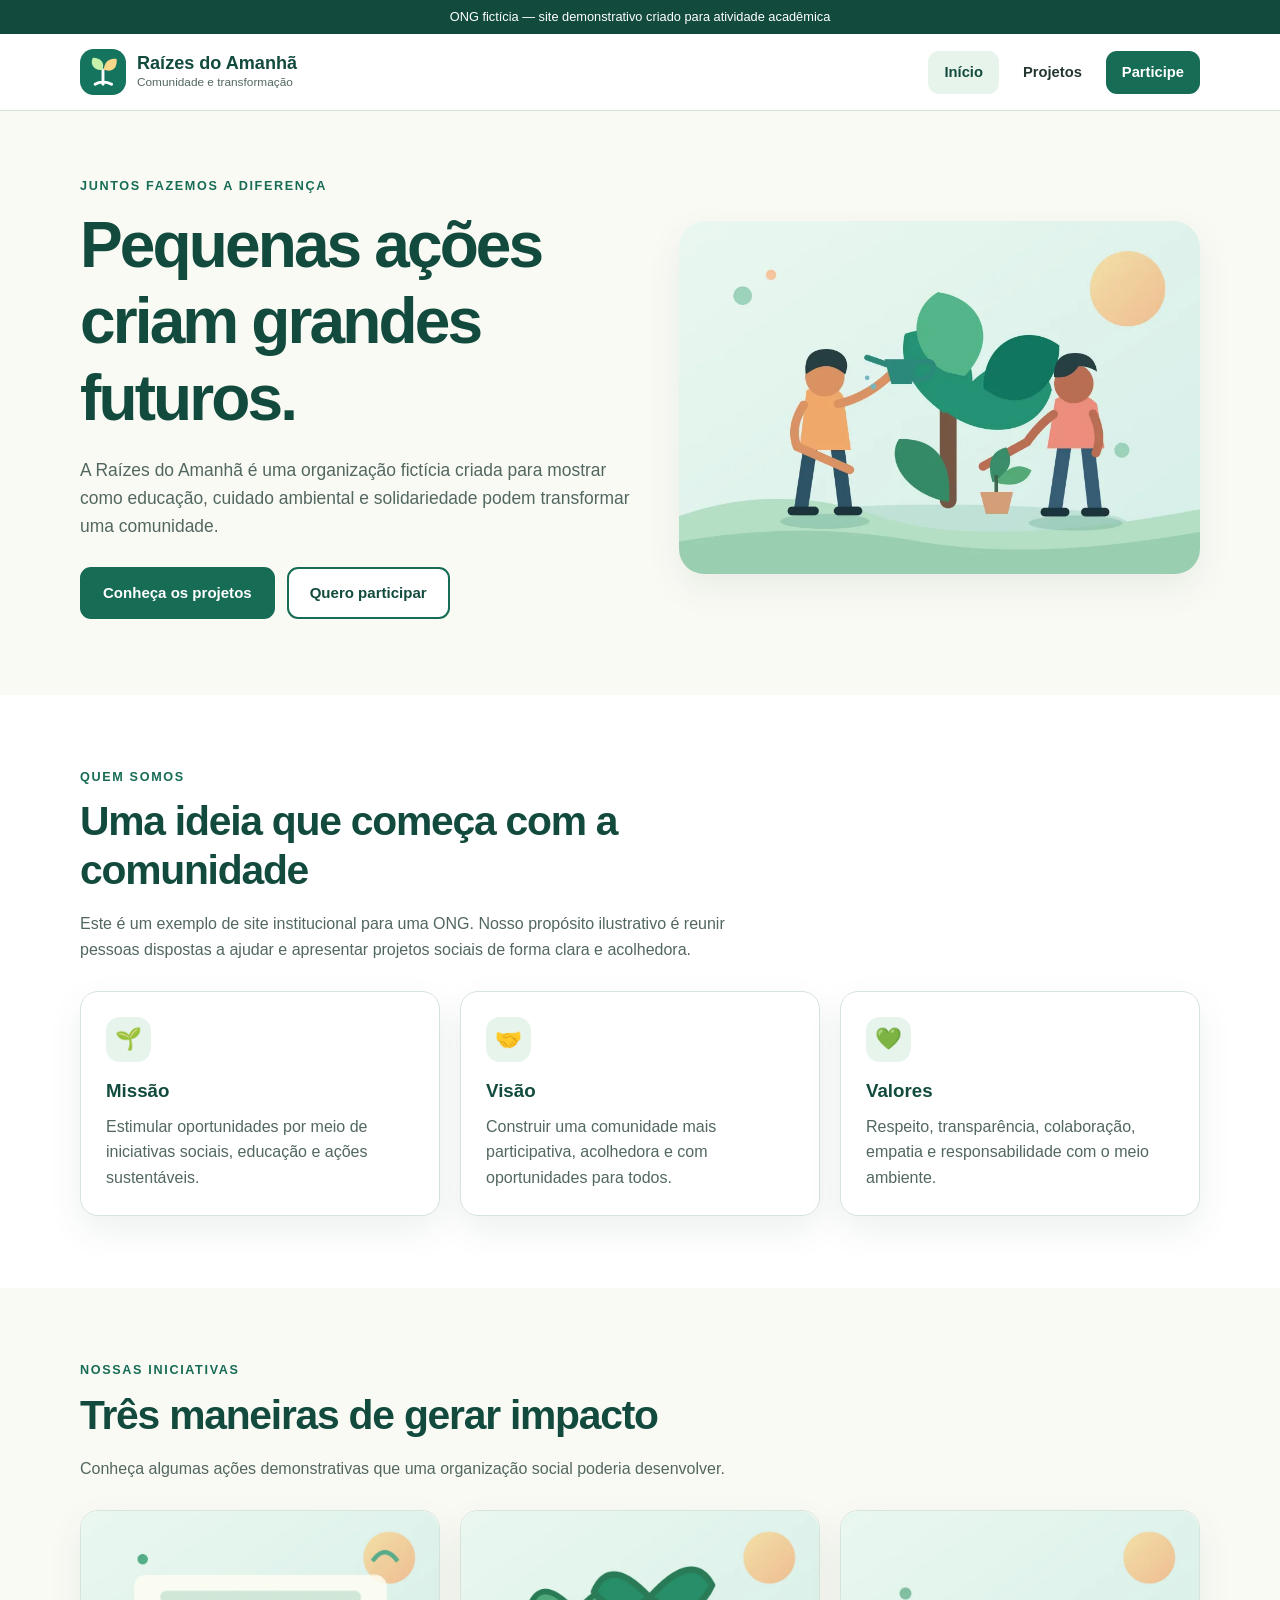
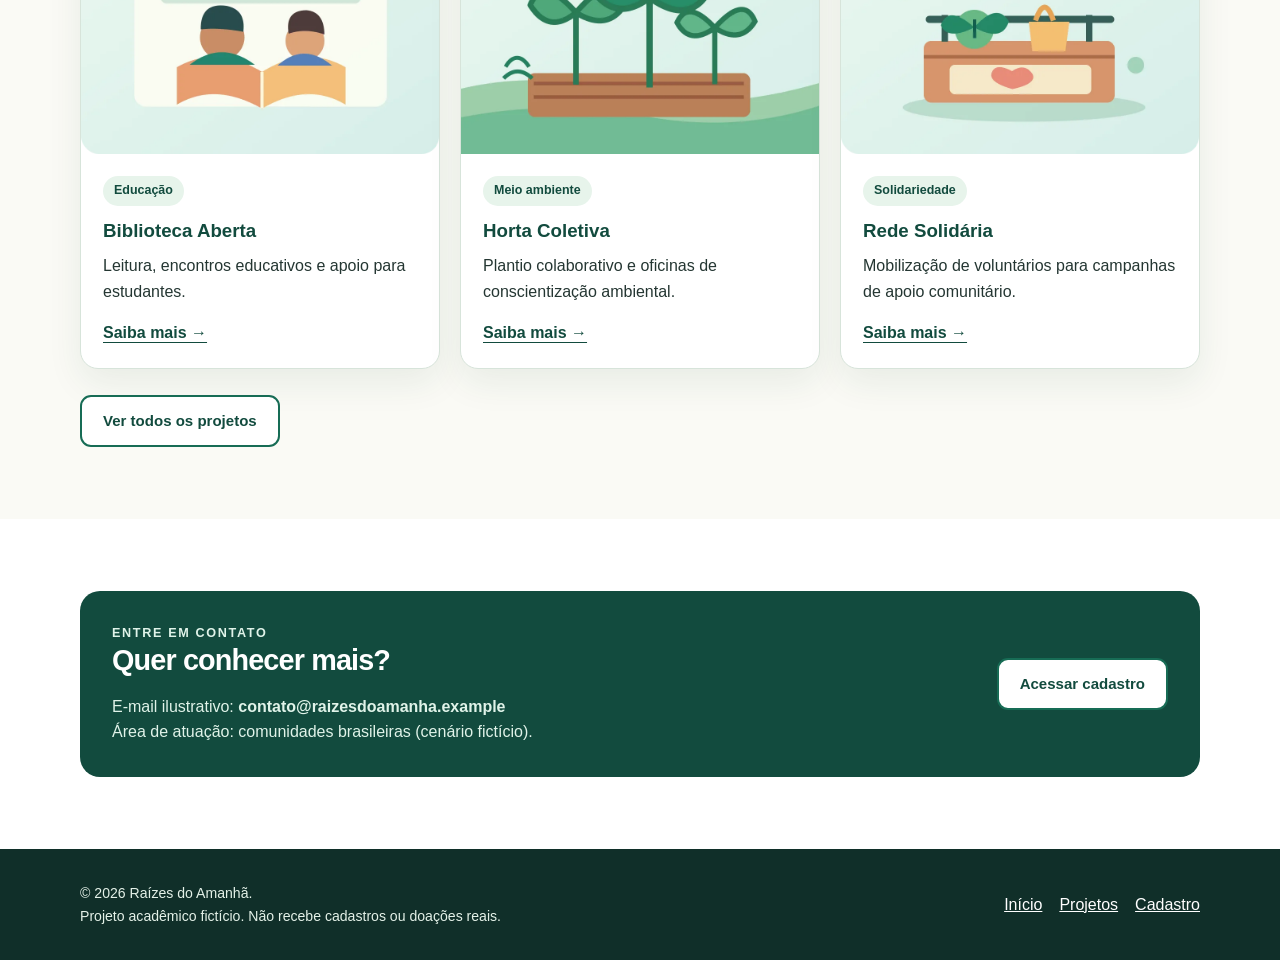
<file: index.html>
<!DOCTYPE html>
<html lang="pt-BR">
<head>
  <meta charset="UTF-8">
  <meta name="viewport" content="width=device-width, initial-scale=1.0">
  <meta name="description" content="Conheça a Raízes do Amanhã, uma ONG fictícia de projeto acadêmico dedicada à educação, ao meio ambiente e à solidariedade.">
  <meta name="theme-color" content="#176c55">
  <title>Início | Raízes do Amanhã</title>
  <link rel="icon" type="image/svg+xml" href="imagens/logo.svg">
  <link rel="stylesheet" href="css/style.css">
  <script src="js/script.js" defer></script>
</head>
<body>
  <a class="pular-conteudo" href="#conteudo">Pular para o conteúdo principal</a>
  <div class="aviso-academico">ONG fictícia — site demonstrativo criado para atividade acadêmica</div>
  <header class="cabecalho">
    <div class="container cabecalho-conteudo">
      <a class="marca" href="index.html" aria-label="Raízes do Amanhã, página inicial">
        <img src="imagens/logo.svg" alt="" width="46" height="46">
        <span><strong>Raízes do Amanhã</strong><small>Comunidade e transformação</small></span>
      </a>
      <nav class="menu" aria-label="Menu principal">
        <a href="index.html" aria-current="page">Início</a>
        <a href="projetos.html">Projetos</a>
        <a href="cadastro.html" class="menu-destaque">Participe</a>
      </nav>
    </div>
  </header>

  <main id="conteudo">
    <section class="hero" aria-labelledby="titulo-principal">
      <div class="container hero-grid">
        <div>
          <p class="eyebrow">Juntos fazemos a diferença</p>
          <h1 id="titulo-principal">Pequenas ações criam grandes futuros.</h1>
          <p class="lead">A Raízes do Amanhã é uma organização fictícia criada para mostrar como educação, cuidado ambiental e solidariedade podem transformar uma comunidade.</p>
          <div class="acoes">
            <a class="botao botao-primario" href="projetos.html">Conheça os projetos</a>
            <a class="botao botao-secundario" href="cadastro.html?interesse=voluntariado">Quero participar</a>
          </div>
        </div>
        <picture class="hero-imagem">
          <source srcset="imagens/voluntarios.webp" type="image/webp">
          <img src="imagens/voluntarios.png" alt="Ilustração de voluntários plantando e cuidando de uma árvore" width="900" height="610" fetchpriority="high">
        </picture>
      </div>
    </section>

    <section class="faixa faixa-clara" id="quem-somos" aria-labelledby="titulo-sobre">
      <div class="container">
        <div class="titulo-secao">
          <p class="eyebrow">Quem somos</p>
          <h2 id="titulo-sobre">Uma ideia que começa com a comunidade</h2>
          <p>Este é um exemplo de site institucional para uma ONG. Nosso propósito ilustrativo é reunir pessoas dispostas a ajudar e apresentar projetos sociais de forma clara e acolhedora.</p>
        </div>
        <div class="grade-3">
          <article class="cartao">
            <div class="cartao-icone" aria-hidden="true">🌱</div>
            <h3>Missão</h3>
            <p>Estimular oportunidades por meio de iniciativas sociais, educação e ações sustentáveis.</p>
          </article>
          <article class="cartao">
            <div class="cartao-icone" aria-hidden="true">🤝</div>
            <h3>Visão</h3>
            <p>Construir uma comunidade mais participativa, acolhedora e com oportunidades para todos.</p>
          </article>
          <article class="cartao">
            <div class="cartao-icone" aria-hidden="true">💚</div>
            <h3>Valores</h3>
            <p>Respeito, transparência, colaboração, empatia e responsabilidade com o meio ambiente.</p>
          </article>
        </div>
      </div>
    </section>

    <section class="faixa" aria-labelledby="titulo-iniciativas">
      <div class="container">
        <div class="titulo-secao">
          <p class="eyebrow">Nossas iniciativas</p>
          <h2 id="titulo-iniciativas">Três maneiras de gerar impacto</h2>
          <p>Conheça algumas ações demonstrativas que uma organização social poderia desenvolver.</p>
        </div>
        <div class="grade-3">
          <article class="cartao projeto-card">
            <picture>
              <source srcset="imagens/educacao.webp" type="image/webp">
              <img src="imagens/educacao.png" alt="Ilustração de duas crianças próximas de um livro aberto" width="900" height="610" loading="lazy">
            </picture>
            <div class="card-conteudo"><span class="rotulo">Educação</span><h3>Biblioteca Aberta</h3><p>Leitura, encontros educativos e apoio para estudantes.</p><a class="link-seta" href="projetos.html#biblioteca">Saiba mais →</a></div>
          </article>
          <article class="cartao projeto-card">
            <picture>
              <source srcset="imagens/meio-ambiente.webp" type="image/webp">
              <img src="imagens/meio-ambiente.png" alt="Ilustração de plantas crescendo em uma horta comunitária" width="900" height="610" loading="lazy">
            </picture>
            <div class="card-conteudo"><span class="rotulo">Meio ambiente</span><h3>Horta Coletiva</h3><p>Plantio colaborativo e oficinas de conscientização ambiental.</p><a class="link-seta" href="projetos.html#horta">Saiba mais →</a></div>
          </article>
          <article class="cartao projeto-card">
            <picture>
              <source srcset="imagens/comunidade.webp" type="image/webp">
              <img src="imagens/comunidade.png" alt="Ilustração de uma caixa com alimentos e símbolo de solidariedade" width="900" height="610" loading="lazy">
            </picture>
            <div class="card-conteudo"><span class="rotulo">Solidariedade</span><h3>Rede Solidária</h3><p>Mobilização de voluntários para campanhas de apoio comunitário.</p><a class="link-seta" href="projetos.html#rede">Saiba mais →</a></div>
          </article>
        </div>
        <div class="acoes"><a class="botao botao-secundario" href="projetos.html">Ver todos os projetos</a></div>
      </div>
    </section>

    <section class="faixa faixa-clara" id="contato" aria-labelledby="titulo-contato">
      <div class="container">
        <div class="contato">
          <div>
            <p class="eyebrow eyebrow-clara">Entre em contato</p>
            <h2 id="titulo-contato">Quer conhecer mais?</h2>
            <p>E-mail ilustrativo: <strong>contato@raizesdoamanha.example</strong></p>
            <p>Área de atuação: comunidades brasileiras (cenário fictício).</p>
          </div>
          <a class="botao botao-secundario" href="cadastro.html">Acessar cadastro</a>
        </div>
      </div>
    </section>
  </main>

  <footer class="rodape">
    <div class="container rodape-conteudo">
      <p>© <span data-ano>2026</span> Raízes do Amanhã.<br>Projeto acadêmico fictício. Não recebe cadastros ou doações reais.</p>
      <nav class="rodape-links" aria-label="Links do rodapé">
        <a href="index.html">Início</a><a href="projetos.html">Projetos</a><a href="cadastro.html">Cadastro</a>
      </nav>
    </div>
  </footer>
</body>
</html>
</file>
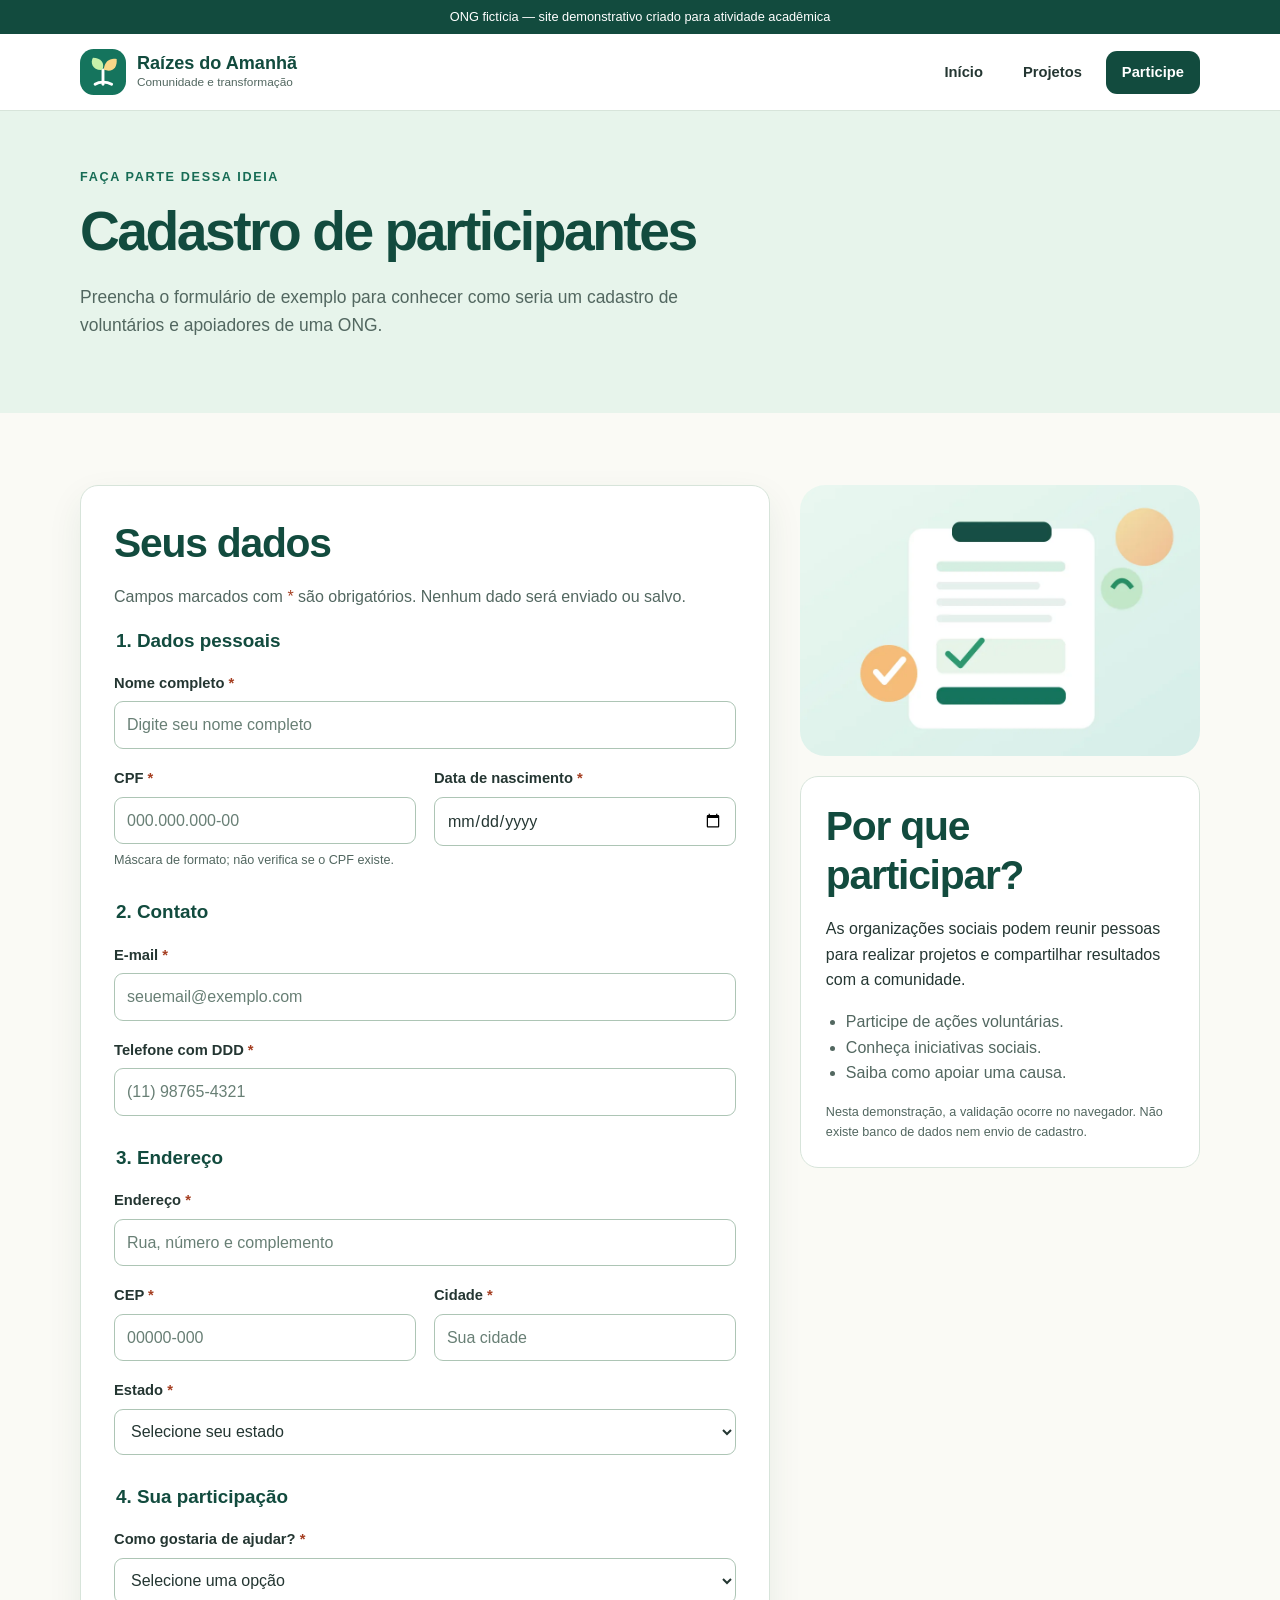
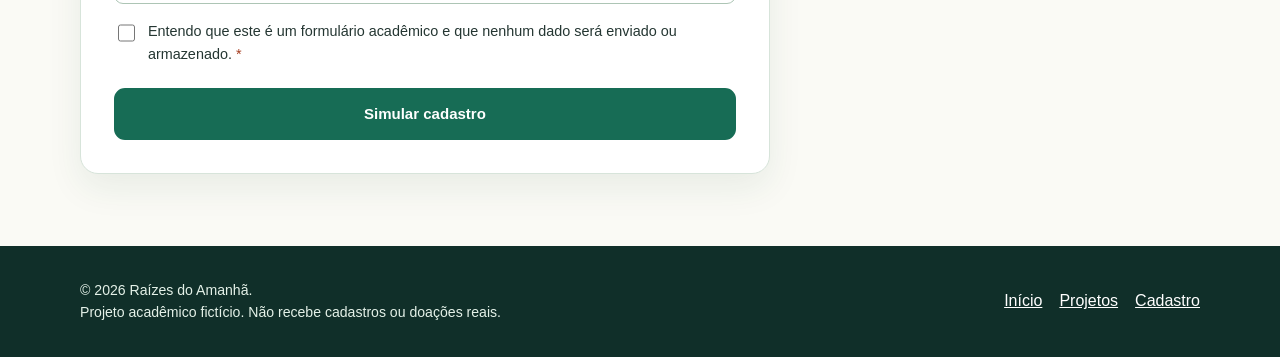
<file: cadastro.html>
<!DOCTYPE html>
<html lang="pt-BR">
<head>
  <meta charset="UTF-8">
  <meta name="viewport" content="width=device-width, initial-scale=1.0">
  <meta name="description" content="Formulário demonstrativo de cadastro de voluntários e apoiadores da ONG fictícia Raízes do Amanhã.">
  <meta name="theme-color" content="#176c55">
  <title>Cadastro | Raízes do Amanhã</title>
  <link rel="icon" type="image/svg+xml" href="imagens/logo.svg">
  <link rel="stylesheet" href="css/style.css">
  <script src="js/script.js" defer></script>
</head>
<body>
  <a class="pular-conteudo" href="#conteudo">Pular para o conteúdo principal</a>
  <div class="aviso-academico">ONG fictícia — site demonstrativo criado para atividade acadêmica</div>
  <header class="cabecalho">
    <div class="container cabecalho-conteudo">
      <a class="marca" href="index.html" aria-label="Raízes do Amanhã, página inicial">
        <img src="imagens/logo.svg" alt="" width="46" height="46">
        <span><strong>Raízes do Amanhã</strong><small>Comunidade e transformação</small></span>
      </a>
      <nav class="menu" aria-label="Menu principal">
        <a href="index.html">Início</a>
        <a href="projetos.html">Projetos</a>
        <a href="cadastro.html" class="menu-destaque" aria-current="page">Participe</a>
      </nav>
    </div>
  </header>

  <main id="conteudo">
    <section class="pagina-destaque" aria-labelledby="titulo-principal">
      <div class="container">
        <p class="eyebrow">Faça parte dessa ideia</p>
        <h1 id="titulo-principal">Cadastro de participantes</h1>
        <p class="lead">Preencha o formulário de exemplo para conhecer como seria um cadastro de voluntários e apoiadores de uma ONG.</p>
      </div>
    </section>

    <section class="faixa" aria-labelledby="titulo-formulario">
      <div class="container cadastro-layout">
        <div class="cartao formulario">
          <h2 id="titulo-formulario">Seus dados</h2>
          <p class="muted">Campos marcados com <span class="obrigatorio" aria-hidden="true">*</span> são obrigatórios. Nenhum dado será enviado ou salvo.</p>
          <form id="formulario-cadastro" action="#" method="post">
            <fieldset>
              <legend>1. Dados pessoais</legend>
              <div class="campos">
                <div class="campo campo-total">
                  <label for="nome">Nome completo <span class="obrigatorio" aria-hidden="true">*</span></label>
                  <input type="text" id="nome" name="nome" placeholder="Digite seu nome completo" autocomplete="name" minlength="3" maxlength="100" required>
                </div>
                <div class="campo">
                  <label for="cpf">CPF <span class="obrigatorio" aria-hidden="true">*</span></label>
                  <input type="text" id="cpf" name="cpf" placeholder="000.000.000-00" inputmode="numeric" maxlength="14" pattern="[0-9]{3}\.[0-9]{3}\.[0-9]{3}-[0-9]{2}" title="Informe o CPF no formato 000.000.000-00" aria-describedby="ajuda-cpf" required>
                  <span class="ajuda" id="ajuda-cpf">Máscara de formato; não verifica se o CPF existe.</span>
                </div>
                <div class="campo">
                  <label for="nascimento">Data de nascimento <span class="obrigatorio" aria-hidden="true">*</span></label>
                  <input type="date" id="nascimento" name="nascimento" autocomplete="bday" required>
                </div>
              </div>
            </fieldset>
            <fieldset>
              <legend>2. Contato</legend>
              <div class="campos">
                <div class="campo campo-total">
                  <label for="email">E-mail <span class="obrigatorio" aria-hidden="true">*</span></label>
                  <input type="email" id="email" name="email" placeholder="seuemail@exemplo.com" autocomplete="email" maxlength="120" required>
                </div>
                <div class="campo campo-total">
                  <label for="telefone">Telefone com DDD <span class="obrigatorio" aria-hidden="true">*</span></label>
                  <input type="tel" id="telefone" name="telefone" placeholder="(11) 98765-4321" autocomplete="tel-national" inputmode="numeric" maxlength="15" pattern="\([0-9]{2}\) [0-9]{4,5}-[0-9]{4}" title="Informe o telefone no formato (11) 98765-4321" required>
                </div>
              </div>
            </fieldset>
            <fieldset>
              <legend>3. Endereço</legend>
              <div class="campos">
                <div class="campo campo-total">
                  <label for="endereco">Endereço <span class="obrigatorio" aria-hidden="true">*</span></label>
                  <input type="text" id="endereco" name="endereco" placeholder="Rua, número e complemento" autocomplete="street-address" maxlength="140" required>
                </div>
                <div class="campo">
                  <label for="cep">CEP <span class="obrigatorio" aria-hidden="true">*</span></label>
                  <input type="text" id="cep" name="cep" placeholder="00000-000" autocomplete="postal-code" inputmode="numeric" maxlength="9" pattern="[0-9]{5}-[0-9]{3}" title="Informe o CEP no formato 00000-000" required>
                </div>
                <div class="campo">
                  <label for="cidade">Cidade <span class="obrigatorio" aria-hidden="true">*</span></label>
                  <input type="text" id="cidade" name="cidade" placeholder="Sua cidade" autocomplete="address-level2" maxlength="80" required>
                </div>
                <div class="campo campo-total">
                  <label for="estado">Estado <span class="obrigatorio" aria-hidden="true">*</span></label>
                  <select id="estado" name="estado" autocomplete="address-level1" required>
                    <option value="">Selecione seu estado</option>
                    <option value="AC">Acre (AC)</option><option value="AL">Alagoas (AL)</option>
                    <option value="AP">Amapá (AP)</option><option value="AM">Amazonas (AM)</option>
                    <option value="BA">Bahia (BA)</option><option value="CE">Ceará (CE)</option>
                    <option value="DF">Distrito Federal (DF)</option><option value="ES">Espírito Santo (ES)</option>
                    <option value="GO">Goiás (GO)</option><option value="MA">Maranhão (MA)</option>
                    <option value="MT">Mato Grosso (MT)</option><option value="MS">Mato Grosso do Sul (MS)</option>
                    <option value="MG">Minas Gerais (MG)</option><option value="PA">Pará (PA)</option>
                    <option value="PB">Paraíba (PB)</option><option value="PR">Paraná (PR)</option>
                    <option value="PE">Pernambuco (PE)</option><option value="PI">Piauí (PI)</option>
                    <option value="RJ">Rio de Janeiro (RJ)</option><option value="RN">Rio Grande do Norte (RN)</option>
                    <option value="RS">Rio Grande do Sul (RS)</option><option value="RO">Rondônia (RO)</option>
                    <option value="RR">Roraima (RR)</option><option value="SC">Santa Catarina (SC)</option>
                    <option value="SP">São Paulo (SP)</option><option value="SE">Sergipe (SE)</option>
                    <option value="TO">Tocantins (TO)</option>
                  </select>
                </div>
              </div>
            </fieldset>
            <fieldset>
              <legend>4. Sua participação</legend>
              <div class="campos">
                <div class="campo campo-total">
                  <label for="interesse">Como gostaria de ajudar? <span class="obrigatorio" aria-hidden="true">*</span></label>
                  <select id="interesse" name="interesse" required>
                    <option value="">Selecione uma opção</option>
                    <option value="voluntariado">Quero ser voluntário</option>
                    <option value="doacao">Tenho interesse em doar</option>
                    <option value="informacoes">Quero conhecer os projetos</option>
                  </select>
                </div>
              </div>
            </fieldset>
            <div class="confirmacao">
              <input type="checkbox" id="ciencia" name="ciencia" required>
              <label for="ciencia">Entendo que este é um formulário acadêmico e que nenhum dado será enviado ou armazenado. <span class="obrigatorio" aria-hidden="true">*</span></label>
            </div>
            <button type="submit" class="botao botao-primario">Simular cadastro</button>
            <p id="resposta-formulario" class="resposta-formulario" role="status" aria-live="polite" tabindex="-1" hidden></p>
          </form>
        </div>

        <aside class="aside-ajuda" aria-label="Informações sobre a participação">
          <picture class="pagina-imagem">
            <source srcset="imagens/cadastro.webp" type="image/webp">
            <img src="imagens/cadastro.png" alt="Ilustração de um formulário preenchido com marca de confirmação" width="900" height="610" loading="lazy">
          </picture>
          <div class="cartao">
            <h2>Por que participar?</h2>
            <p>As organizações sociais podem reunir pessoas para realizar projetos e compartilhar resultados com a comunidade.</p>
            <ul>
              <li>Participe de ações voluntárias.</li>
              <li>Conheça iniciativas sociais.</li>
              <li>Saiba como apoiar uma causa.</li>
            </ul>
            <p class="ajuda">Nesta demonstração, a validação ocorre no navegador. Não existe banco de dados nem envio de cadastro.</p>
          </div>
        </aside>
      </div>
    </section>
  </main>

  <footer class="rodape">
    <div class="container rodape-conteudo">
      <p>© <span data-ano>2026</span> Raízes do Amanhã.<br>Projeto acadêmico fictício. Não recebe cadastros ou doações reais.</p>
      <nav class="rodape-links" aria-label="Links do rodapé">
        <a href="index.html">Início</a><a href="projetos.html">Projetos</a><a href="cadastro.html">Cadastro</a>
      </nav>
    </div>
  </footer>
</body>
</html>
</file>
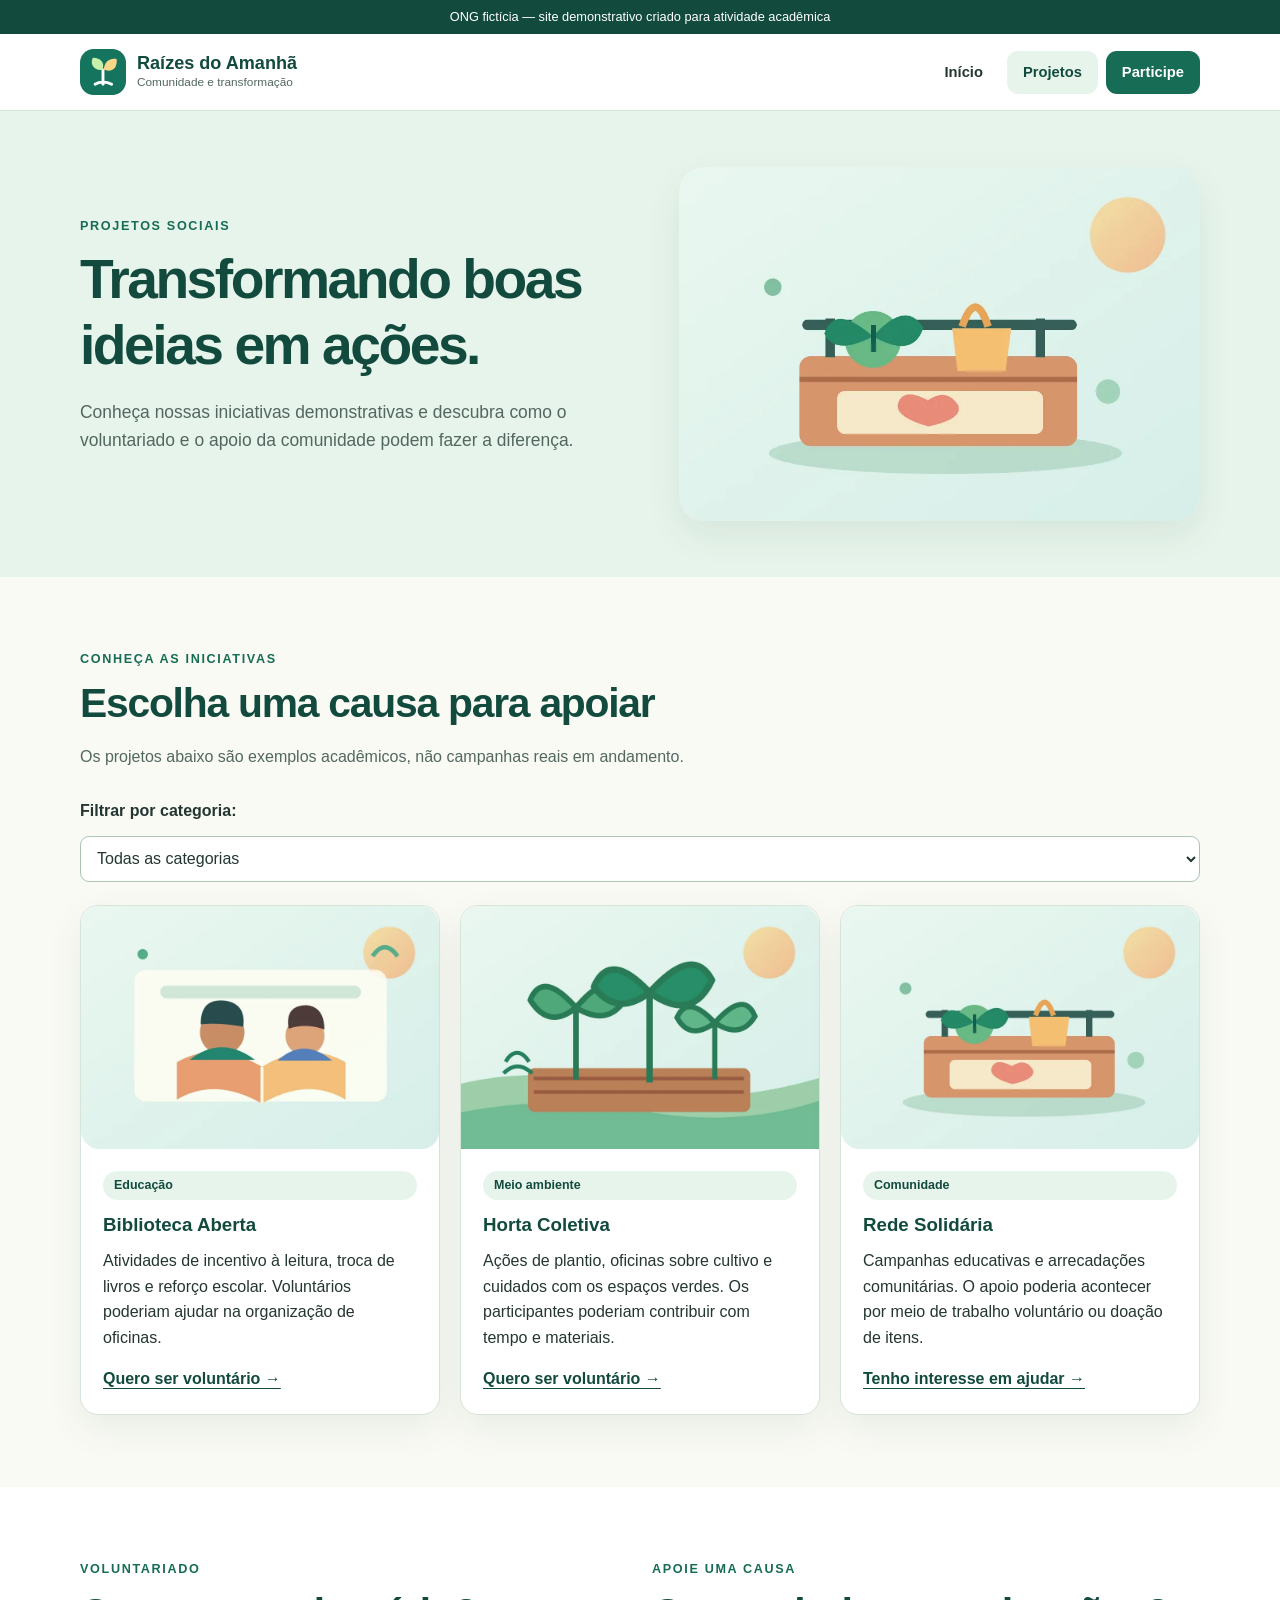
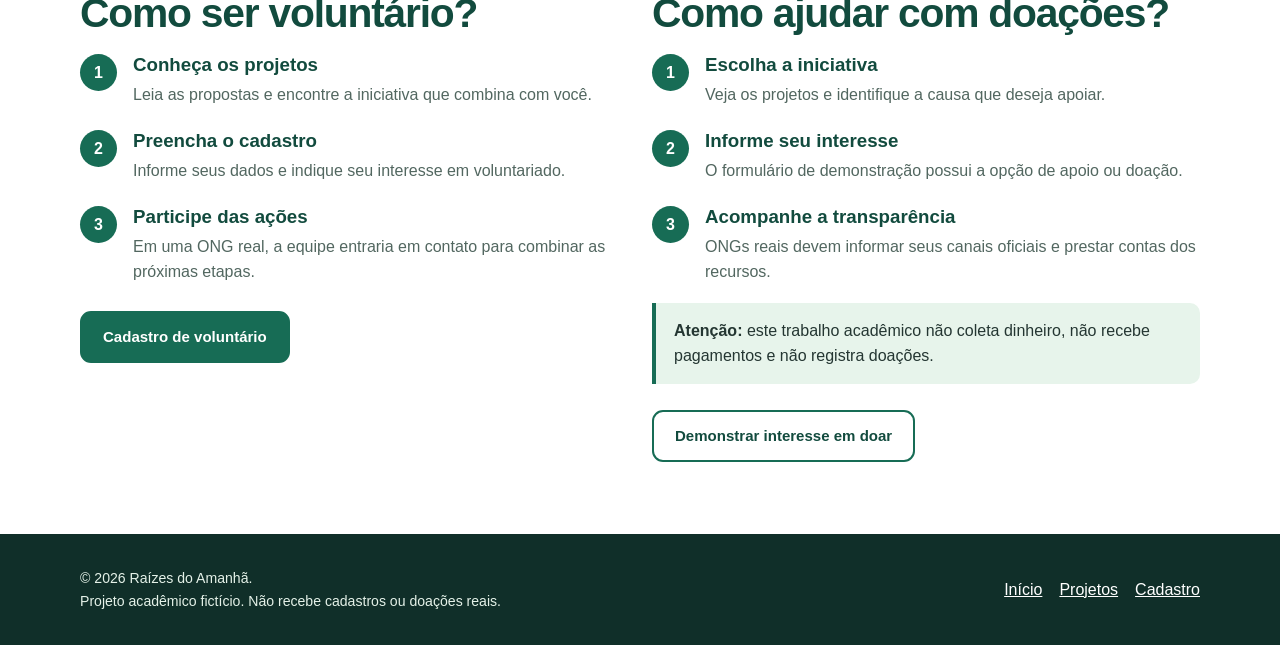
<file: projetos.html>
<!DOCTYPE html>
<html lang="pt-BR">
<head>
  <meta charset="UTF-8">
  <meta name="viewport" content="width=device-width, initial-scale=1.0">
  <meta name="description" content="Conheça os projetos sociais fictícios da Raízes do Amanhã e descubra como participar como voluntário ou apoiador.">
  <meta name="theme-color" content="#176c55">
  <title>Projetos sociais | Raízes do Amanhã</title>
  <link rel="icon" type="image/svg+xml" href="imagens/logo.svg">
  <link rel="stylesheet" href="css/style.css">
  <script src="js/script.js" defer></script>
</head>
<body>
  <a class="pular-conteudo" href="#conteudo">Pular para o conteúdo principal</a>
  <div class="aviso-academico">ONG fictícia — site demonstrativo criado para atividade acadêmica</div>
  <header class="cabecalho">
    <div class="container cabecalho-conteudo">
      <a class="marca" href="index.html" aria-label="Raízes do Amanhã, página inicial">
        <img src="imagens/logo.svg" alt="" width="46" height="46">
        <span><strong>Raízes do Amanhã</strong><small>Comunidade e transformação</small></span>
      </a>
      <nav class="menu" aria-label="Menu principal">
        <a href="index.html">Início</a>
        <a href="projetos.html" aria-current="page">Projetos</a>
        <a href="cadastro.html" class="menu-destaque">Participe</a>
      </nav>
    </div>
  </header>

  <main id="conteudo">
    <section class="pagina-destaque" aria-labelledby="titulo-principal">
      <div class="container pagina-grid">
        <div>
          <p class="eyebrow">Projetos sociais</p>
          <h1 id="titulo-principal">Transformando boas ideias em ações.</h1>
          <p class="lead">Conheça nossas iniciativas demonstrativas e descubra como o voluntariado e o apoio da comunidade podem fazer a diferença.</p>
        </div>
        <picture class="pagina-imagem">
          <source srcset="imagens/comunidade.webp" type="image/webp">
          <img src="imagens/comunidade.png" alt="Ilustração representando uma ação de solidariedade comunitária" width="900" height="610">
        </picture>
      </div>
    </section>

    <section class="faixa" id="iniciativas" aria-labelledby="titulo-projetos">
      <div class="container">
        <div class="titulo-secao">
          <p class="eyebrow">Conheça as iniciativas</p>
          <h2 id="titulo-projetos">Escolha uma causa para apoiar</h2>
          <p>Os projetos abaixo são exemplos acadêmicos, não campanhas reais em andamento.</p>
        </div>
        <div class="filtro-linha">
          <label for="filtro-projetos">Filtrar por categoria:</label>
          <select id="filtro-projetos" name="categoria">
            <option value="todos">Todas as categorias</option>
            <option value="educacao">Educação</option>
            <option value="ambiente">Meio ambiente</option>
            <option value="comunidade">Comunidade</option>
          </select>
        </div>
        <p id="resultado-filtro" class="sr-only" role="status" aria-live="polite">3 projetos encontrados.</p>
        <div class="grade-3">
          <article class="cartao projeto-card cartao-projeto" id="biblioteca" data-categoria="educacao">
            <picture>
              <source srcset="imagens/educacao.webp" type="image/webp">
              <img src="imagens/educacao.png" alt="Ilustração de crianças com livro aberto" width="900" height="610" loading="lazy">
            </picture>
            <div class="card-conteudo">
              <span class="rotulo">Educação</span><h3>Biblioteca Aberta</h3>
              <p>Atividades de incentivo à leitura, troca de livros e reforço escolar. Voluntários poderiam ajudar na organização de oficinas.</p>
              <a class="link-seta" href="cadastro.html?interesse=voluntariado">Quero ser voluntário →</a>
            </div>
          </article>
          <article class="cartao projeto-card cartao-projeto" id="horta" data-categoria="ambiente">
            <picture>
              <source srcset="imagens/meio-ambiente.webp" type="image/webp">
              <img src="imagens/meio-ambiente.png" alt="Ilustração de uma horta com plantas verdes" width="900" height="610" loading="lazy">
            </picture>
            <div class="card-conteudo">
              <span class="rotulo">Meio ambiente</span><h3>Horta Coletiva</h3>
              <p>Ações de plantio, oficinas sobre cultivo e cuidados com os espaços verdes. Os participantes poderiam contribuir com tempo e materiais.</p>
              <a class="link-seta" href="cadastro.html?interesse=voluntariado">Quero ser voluntário →</a>
            </div>
          </article>
          <article class="cartao projeto-card cartao-projeto" id="rede" data-categoria="comunidade">
            <picture>
              <source srcset="imagens/comunidade.webp" type="image/webp">
              <img src="imagens/comunidade.png" alt="Ilustração de alimentos organizados para uma campanha solidária" width="900" height="610" loading="lazy">
            </picture>
            <div class="card-conteudo">
              <span class="rotulo">Comunidade</span><h3>Rede Solidária</h3>
              <p>Campanhas educativas e arrecadações comunitárias. O apoio poderia acontecer por meio de trabalho voluntário ou doação de itens.</p>
              <a class="link-seta" href="cadastro.html?interesse=doacao">Tenho interesse em ajudar →</a>
            </div>
          </article>
        </div>
      </div>
    </section>

    <section class="faixa faixa-clara" aria-labelledby="titulo-ajuda">
      <div class="container grade-2">
        <article>
          <p class="eyebrow">Voluntariado</p>
          <h2 id="titulo-ajuda">Como ser voluntário?</h2>
          <div class="passo"><span class="numero">1</span><div><h3>Conheça os projetos</h3><p>Leia as propostas e encontre a iniciativa que combina com você.</p></div></div>
          <div class="passo"><span class="numero">2</span><div><h3>Preencha o cadastro</h3><p>Informe seus dados e indique seu interesse em voluntariado.</p></div></div>
          <div class="passo"><span class="numero">3</span><div><h3>Participe das ações</h3><p>Em uma ONG real, a equipe entraria em contato para combinar as próximas etapas.</p></div></div>
          <div class="acoes"><a class="botao botao-primario" href="cadastro.html?interesse=voluntariado">Cadastro de voluntário</a></div>
        </article>
        <article>
          <p class="eyebrow">Apoie uma causa</p>
          <h2>Como ajudar com doações?</h2>
          <div class="passo"><span class="numero">1</span><div><h3>Escolha a iniciativa</h3><p>Veja os projetos e identifique a causa que deseja apoiar.</p></div></div>
          <div class="passo"><span class="numero">2</span><div><h3>Informe seu interesse</h3><p>O formulário de demonstração possui a opção de apoio ou doação.</p></div></div>
          <div class="passo"><span class="numero">3</span><div><h3>Acompanhe a transparência</h3><p>ONGs reais devem informar seus canais oficiais e prestar contas dos recursos.</p></div></div>
          <div class="nota"><strong>Atenção:</strong> este trabalho acadêmico não coleta dinheiro, não recebe pagamentos e não registra doações.</div>
          <div class="acoes"><a class="botao botao-secundario" href="cadastro.html?interesse=doacao">Demonstrar interesse em doar</a></div>
        </article>
      </div>
    </section>
  </main>

  <footer class="rodape">
    <div class="container rodape-conteudo">
      <p>© <span data-ano>2026</span> Raízes do Amanhã.<br>Projeto acadêmico fictício. Não recebe cadastros ou doações reais.</p>
      <nav class="rodape-links" aria-label="Links do rodapé">
        <a href="index.html">Início</a><a href="projetos.html">Projetos</a><a href="cadastro.html">Cadastro</a>
      </nav>
    </div>
  </footer>
</body>
</html>
</file>
<file: css/style.css>
/* Raízes do Amanhã — estilos da atividade de Front-End */
:root {
  --verde: #176c55;
  --verde-escuro: #124b3e;
  --verde-claro: #e7f4eb;
  --creme: #fafaf5;
  --branco: #ffffff;
  --texto: #243632;
  --cinza: #526760;
  --borda: #d7e4da;
  --destaque: #f4bb79;
  --sombra: 0 14px 35px rgba(22, 74, 52, 0.08);
  --largura: 1120px;
}

* { box-sizing: border-box; }
html { scroll-behavior: smooth; }
body {
  margin: 0;
  color: var(--texto);
  background: var(--creme);
  font-family: Arial, Helvetica, sans-serif;
  line-height: 1.6;
}
img { display: block; max-width: 100%; height: auto; }
a { color: var(--verde-escuro); }
a:hover { color: var(--verde); }
button, input, select { font: inherit; }
button { cursor: pointer; }
:focus-visible { outline: 3px solid #a65f17; outline-offset: 3px; }
.container { width: min(100% - 36px, var(--largura)); margin-inline: auto; }
.sr-only { position: absolute; width: 1px; height: 1px; padding: 0; margin: -1px; overflow: hidden; clip: rect(0,0,0,0); white-space: nowrap; border: 0; }
.pular-conteudo { position: absolute; z-index: 20; left: 12px; top: -70px; padding: 10px 18px; background: white; border: 2px solid var(--verde); }
.pular-conteudo:focus { top: 12px; }

/* Cabeçalho e navegação */
.aviso-academico { background: var(--verde-escuro); color: #fff; text-align: center; font-size: .8rem; padding: 7px 12px; }
.cabecalho { background: #fff; border-bottom: 1px solid var(--borda); }
.cabecalho-conteudo { display: flex; align-items: center; justify-content: space-between; gap: 20px; padding-block: 15px; }
.marca { display: inline-flex; align-items: center; gap: 11px; text-decoration: none; color: var(--verde-escuro); }
.marca img { width: 46px; height: 46px; }
.marca strong { display: block; font-size: 1.13rem; line-height: 1.15; }
.marca small { display: block; color: var(--cinza); font-size: .74rem; }
.menu { display: flex; flex-wrap: wrap; align-items: center; gap: 8px; }
.menu a { padding: 10px 16px; color: var(--texto); font-size: .92rem; border-radius: 11px; font-weight: 700; text-decoration: none; }
.menu a:hover, .menu a[aria-current="page"] { background: var(--verde-claro); color: var(--verde-escuro); }
.menu .menu-destaque { background: var(--verde); color: white; }
.menu .menu-destaque:hover, .menu .menu-destaque[aria-current="page"] { background: var(--verde-escuro); color: white; }

/* Blocos compartilhados */
section { scroll-margin-top: 28px; }
.faixa { padding-block: 72px; }
.faixa-clara { background: #fff; }
.eyebrow { margin: 0 0 10px; text-transform: uppercase; letter-spacing: .13em; font-size: .79rem; font-weight: 800; color: var(--verde); }
h1, h2, h3 { line-height: 1.2; color: var(--verde-escuro); }
h1 { font-size: clamp(2.25rem, 5vw, 4rem); margin: 0 0 20px; letter-spacing: -.045em; }
h2 { font-size: clamp(1.8rem, 3.2vw, 2.55rem); margin: 0 0 16px; letter-spacing: -.03em; }
h3 { font-size: 1.17rem; margin: 0 0 11px; }
p { margin-top: 0; }
.lead { font-size: 1.09rem; color: var(--cinza); max-width: 620px; }
.muted { color: var(--cinza); }
.acoes { display: flex; flex-wrap: wrap; gap: 12px; margin-top: 26px; }
.botao { display: inline-flex; align-items: center; justify-content: center; gap: 8px; padding: 12px 21px; min-height: 46px; border: 2px solid var(--verde); border-radius: 11px; font-size: .94rem; font-weight: 700; text-decoration: none; transition: background .18s, transform .18s; }
.botao:hover { transform: translateY(-1px); }
.botao-primario { background: var(--verde); color: white; }
.botao-primario:hover { background: var(--verde-escuro); color: white; }
.botao-secundario { background: white; color: var(--verde-escuro); }
.botao-secundario:hover { background: var(--verde-claro); }
.botao-externo { border-color: var(--borda); }
.rotulo { display: inline-block; border-radius: 100px; background: var(--verde-claro); color: var(--verde-escuro); padding: 5px 11px; font-weight: 700; font-size: .78rem; }
.titulo-secao { max-width: 690px; margin-bottom: 29px; }
.titulo-secao p:last-child { color: var(--cinza); margin: 0; }

/* Página inicial */
.hero { padding-block: 65px 76px; overflow: hidden; }
.hero-grid, .pagina-grid { display: grid; grid-template-columns: 1.03fr .97fr; align-items: center; gap: 46px; }
.hero-imagem, .pagina-imagem { border-radius: 25px; overflow: hidden; box-shadow: var(--sombra); }
.hero-imagem img, .pagina-imagem img { width: 100%; }
.grade-3 { display: grid; grid-template-columns: repeat(3, minmax(0, 1fr)); gap: 20px; }
.cartao { background: #fff; border: 1px solid var(--borda); border-radius: 18px; padding: 25px; box-shadow: var(--sombra); }
.cartao-icone { display: grid; place-items: center; width: 45px; height: 45px; background: var(--verde-claro); border-radius: 14px; margin-bottom: 18px; font-size: 1.35rem; }
.cartao p:last-child { margin-bottom: 0; color: var(--cinza); }
.projeto-card { padding: 0; overflow: hidden; }
.projeto-card picture img { width: 100%; aspect-ratio: 900 / 610; object-fit: cover; }
.projeto-card .card-conteudo { padding: 22px; }
.projeto-card h3 { margin-top: 14px; }
.link-seta { font-weight: 700; text-decoration-thickness: 1px; text-underline-offset: 4px; }
.contato { background: var(--verde-escuro); color: white; border-radius: 20px; padding: 32px; display: flex; flex-wrap: wrap; align-items: center; justify-content: space-between; gap: 20px; }
.contato h2 { color: white; font-size: 1.8rem; }
.contato p { margin-bottom: 0; color: #e0f3e9; }
.contato a { color: white; }

/* Projetos e chamada para participação */
.pagina-destaque { background: var(--verde-claro); padding-block: 56px; }
.pagina-destaque h1 { font-size: clamp(2.1rem, 4.5vw, 3.45rem); }
.filtro-linha { display: flex; flex-wrap: wrap; align-items: center; justify-content: space-between; gap: 12px; margin-bottom: 23px; }
.filtro-linha label { font-weight: 700; }
.filtro-linha select { min-width: 210px; background: white; }
.cartao-projeto { display: flex; flex-direction: column; }
.cartao-projeto[hidden] { display: none; }
.cartao-projeto .card-conteudo { flex: 1; display: flex; flex-direction: column; }
.cartao-projeto .card-conteudo p { flex: 1; }
.grade-2 { display: grid; grid-template-columns: repeat(2, minmax(0, 1fr)); gap: 24px; }
.passo { display: flex; gap: 16px; align-items: flex-start; }
.numero { width: 37px; height: 37px; flex: 0 0 37px; border-radius: 50%; display: grid; place-items: center; background: var(--verde); color: #fff; font-weight: 700; }
.passo h3 { margin-bottom: 5px; }
.passo p { color: var(--cinza); margin-bottom: 0; }
.passo + .passo { margin-top: 23px; }
.nota { padding: 15px 18px; border-left: 4px solid var(--verde); background: var(--verde-claro); border-radius: 0 10px 10px 0; margin-top: 18px; }

/* Formulário */
.cadastro-layout { display: grid; grid-template-columns: minmax(0, 1fr) minmax(280px, .58fr); gap: 30px; align-items: start; }
.formulario { padding: 33px; }
fieldset { border: 0; padding: 0; margin: 0 0 27px; min-width: 0; }
fieldset:last-of-type { margin-bottom: 16px; }
legend { font-size: 1.18rem; color: var(--verde-escuro); font-weight: 800; margin-bottom: 16px; }
.campos { display: grid; grid-template-columns: repeat(2, minmax(0, 1fr)); gap: 18px; }
.campo { display: flex; flex-direction: column; gap: 6px; min-width: 0; }
.campo-total { grid-column: 1 / -1; }
.campo label { font-size: .92rem; font-weight: 700; }
.campo input, .campo select, .filtro-linha select { width: 100%; min-height: 46px; padding: 10px 12px; border: 1.5px solid #adc5b5; border-radius: 9px; color: var(--texto); background: #fff; }
.campo input::placeholder { color: #687f75; }
.campo input:focus, .campo select:focus, .filtro-linha select:focus { border-color: var(--verde); }
.ajuda { color: var(--cinza); font-size: .79rem; }
.obrigatorio { color: #a53e21; }
.confirmacao { display: flex; align-items: flex-start; gap: 10px; margin: 0 0 22px; }
.confirmacao input { width: 18px; height: 18px; margin-top: 4px; accent-color: var(--verde); }
.confirmacao label { font-size: .9rem; }
.formulario .botao { width: 100%; }
.resposta-formulario { margin: 17px 0 0; background: var(--verde-claro); border: 1px solid #8cbfa8; color: var(--verde-escuro); border-radius: 10px; padding: 13px; }
.resposta-formulario[hidden] { display: none; }
.aside-ajuda { position: sticky; top: 25px; }
.aside-ajuda .pagina-imagem { box-shadow: none; margin-bottom: 20px; }
.aside-ajuda .cartao { box-shadow: none; }
.aside-ajuda ul { padding-left: 20px; color: var(--cinza); }

/* Rodapé */
.rodape { background: #102f29; color: #e4f1e8; padding-block: 33px; }
.rodape-conteudo { display: flex; align-items: center; justify-content: space-between; flex-wrap: wrap; gap: 18px; }
.rodape p { margin-bottom: 0; font-size: .88rem; }
.rodape a { color: white; }
.rodape-links { display: flex; gap: 17px; flex-wrap: wrap; }

@media (max-width: 880px) {
  .hero-grid, .pagina-grid { gap: 25px; }
  .grade-3 { grid-template-columns: repeat(2, minmax(0, 1fr)); }
  .cadastro-layout { grid-template-columns: 1fr; }
  .aside-ajuda { position: static; display: grid; grid-template-columns: 1fr 1fr; align-items: center; gap: 20px; }
  .aside-ajuda .pagina-imagem { margin: 0; }
}
@media (max-width: 640px) {
  .cabecalho-conteudo { flex-direction: column; align-items: stretch; }
  .menu { justify-content: center; }
  .menu a { padding: 9px 12px; }
  .hero { padding-block: 41px 54px; }
  .hero-grid, .pagina-grid { grid-template-columns: 1fr; }
  .hero-imagem { max-width: 520px; }
  .pagina-destaque { padding-block: 39px; }
  .faixa { padding-block: 48px; }
  .grade-3, .grade-2, .campos, .aside-ajuda { grid-template-columns: 1fr; }
  .campo-total { grid-column: auto; }
  .formulario { padding: 23px 18px; }
  .contato { padding: 24px; }
  .filtro-linha select { min-width: 0; }
}
@media (prefers-reduced-motion: reduce) {
  *, *::before, *::after { scroll-behavior: auto !important; transition: none !important; }
}
.eyebrow-clara { color: #f4d49f; }

/* Mantém o texto legível no botão branco do contato. */
.contato .botao-secundario { color: var(--verde-escuro); }
.hero-imagem, .pagina-imagem { display: block; }
</file>
